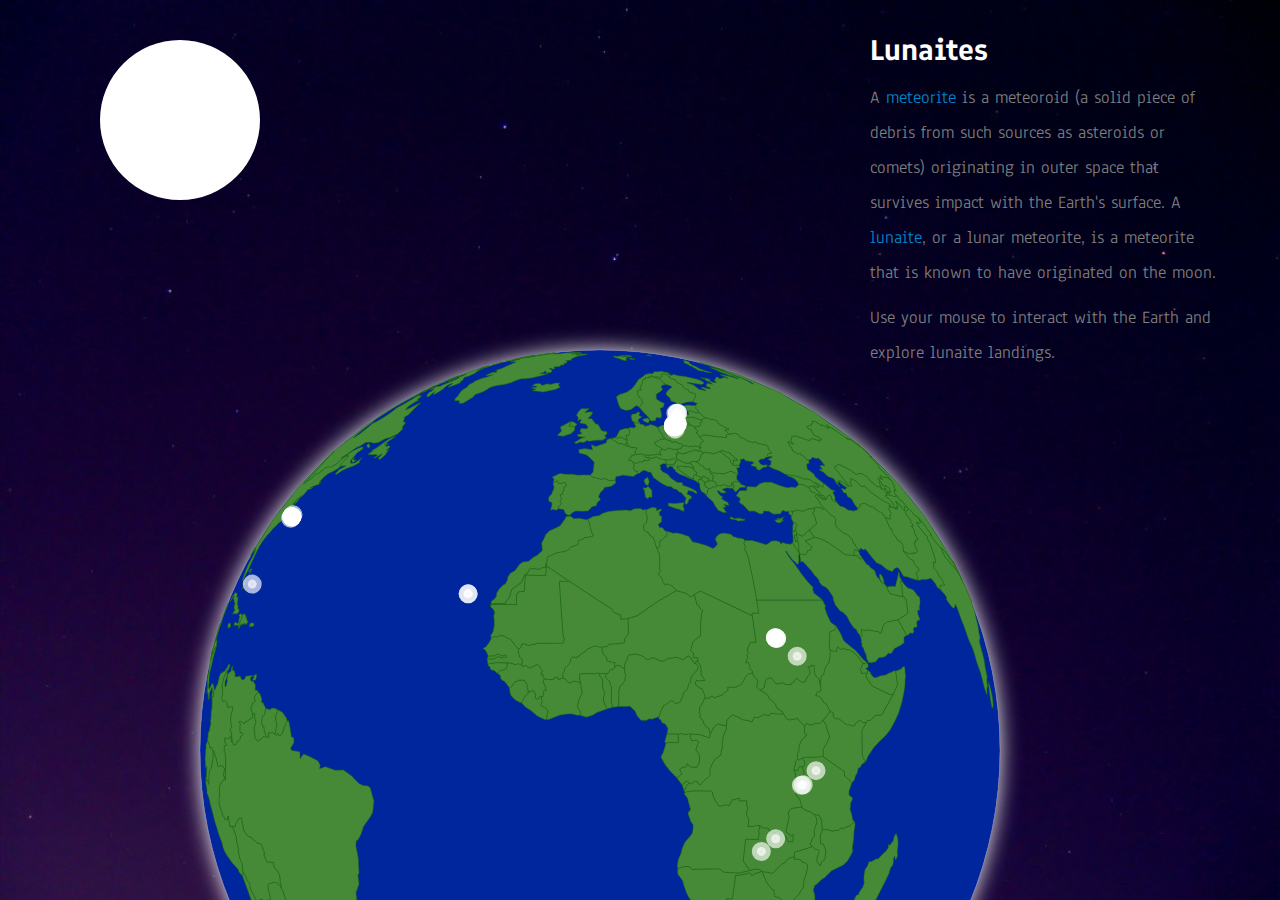
<file: index.html>
<!DOCTYPE html>
<html lang="en">
<head>
    <meta charset="utf-8">
    <title>Lunaites</title>
    <meta name="viewport" content="width=device-width, initial-scale=1.0">
    <meta name="description" content="">
    <meta name="author" content="">

    <!-- Le styles -->
    <link rel="stylesheet" type="text/css" href="./bootstrap/css/bootstrap.css">
    <link rel="stylesheet" type="text/css" href="./css/style.css">
    <link href='https://fonts.googleapis.com/css?family=Anaheim' rel='stylesheet' type='text/css'>

    <!-- javascript stuff -->
    <script src="./bootstrap/js/jquery-1.9.1.min.js"></script>
    <script src="./bootstrap/js/bootstrap-tooltip.js"></script>
    <script src="./bootstrap/js/bootstrap-popover.js"></script>

    <script src="./js/d3.custom.js"></script>
    <script src="./js/popover.js"></script>
    <script src="./js/lunaites.js"></script>
</head>  

<body>
    <div id="moonContainer">
        <svg id="moonv2" width="100%">
           <!-- for the d3js earth -->
           <linearGradient id="gradBlue" x1="0%" y1="0%" x2="100%" y2="0%">
            <stop offset="0%" style="stop-color:#00279E;stop-opacity:1" />
            <stop offset="100%" style="stop-color:#00279E;stop-opacity:1" />
        </linearGradient>
        <filter id="glow">
            <feColorMatrix type="matrix"
            values=
            "0 0 0 0.9   0
            0 0 0 0.9 0 
            0 0 0 0.9 0 
            0 0 0 1   0"/>
            <feGaussianBlur stdDeviation="10.5" result="coloredBlur"/>
            <feMerge>
                <feMergeNode in="coloredBlur"/>
                <feMergeNode in="SourceGraphic"/>
            </feMerge>
        </filter>
    </defs>
    <circle id="moonSVG" fill="#FFFFFF" cx="180" cy="120" r="80"/>
</svg>

<div id="lunaiteinfo">
    <h2>Lunaites</h2>
    <p>A <a href="http://en.wikipedia.org/wiki/Meteorite">meteorite</a> is a meteoroid (a solid piece of debris from such sources as asteroids or comets) originating in outer space that survives impact with the Earth's surface. A <a href="http://en.wikipedia.org/wiki/Lunar_meteorite">lunaite</a>, or a lunar meteorite, is a meteorite that is known to have originated on the moon.</p><p>Use your mouse to interact with the Earth and explore lunaite landings.</p><br/><br/>
</div>
</div> 
 <div id="tooltip" class = "hidden">   
</body>
</html>
</file>
<file: css/style.css>
body {
  width: 100%;
  margin: 0 auto;
  overflow: hidden;
  font-family: 'Anaheim', sans-serif;
  background-image: url('../img/starrybg.jpg');
  background-size: 100%;
}

svg{
  position: absolute;
  display:inline-block;
}

#moonSVG{
  -webkit-svg-shadow: 0 0 100px #FFFFFF;
}

#moonContainer{
  width: 100%;
  float:left;
}

#moonv2 circle{
  margin-left:400px;
}

#moonv2{
  z-index: -1;
}

#lunaiteinfo{
  display:inline;
  width: 350px;
  height: 300px;
  margin-right:60px;
  margin-top:20px;
  font-size: 18px;
  line-height: 35px;
  float: right;
  text-align: left;
  color:gray;
}

h2{
  color: white;
}

.location{
  stroke-width: 10.0;
  stroke: rgba(255, 255, 255, 0.66);
  fill: rgba(255, 255, 255, 0.66);
}

.feature {
  fill: #468A37;
  stroke: #1A6D06;
  stroke-width: .5px;
}

.globe {
  stroke: rgba(255, 255, 255, .5);
  stroke-width: .25px;
}

.star {
  fill: #fff;
  stroke: rgba(255, 255, 255, .5);
  stroke-width: .25px;
}

.lunaiteTooltip {
  position: absolute;
  display: none;
  pointer-events: none;
  background: #fff;
  padding: 5px;
  text-align: left;
  border: solid #ccc 1px;
  color: #666;
  font-size: 14px;
  font-family: sans-serif;
}


#tooltip {
    position: absolute;
    width: 200px;
    height: auto;
    padding: 10px;
    background-color: white;
    -webkit-border-radius: 10px;
    -moz-border-radius: 10px;
    border-radius: 10px;
    -webkit-box-shadow: 4px 4px 10px rgba(0, 0, 0, 0.4);
    -mox-box-shadow: 4px 4px 4px 10px rgba(0, 0, 0, 0.4);
    box-shadow: 4px 4px 10px rbga(0, 0, 0, 0.4) pointer-events: none;
}

#tooltip.hidden {
    opacity: 0;
}

#tooltip p {
    margin: 0;
    font-family: sans-serif;
    font-size: 16px;
    line-height: 20px;
}
</file>
